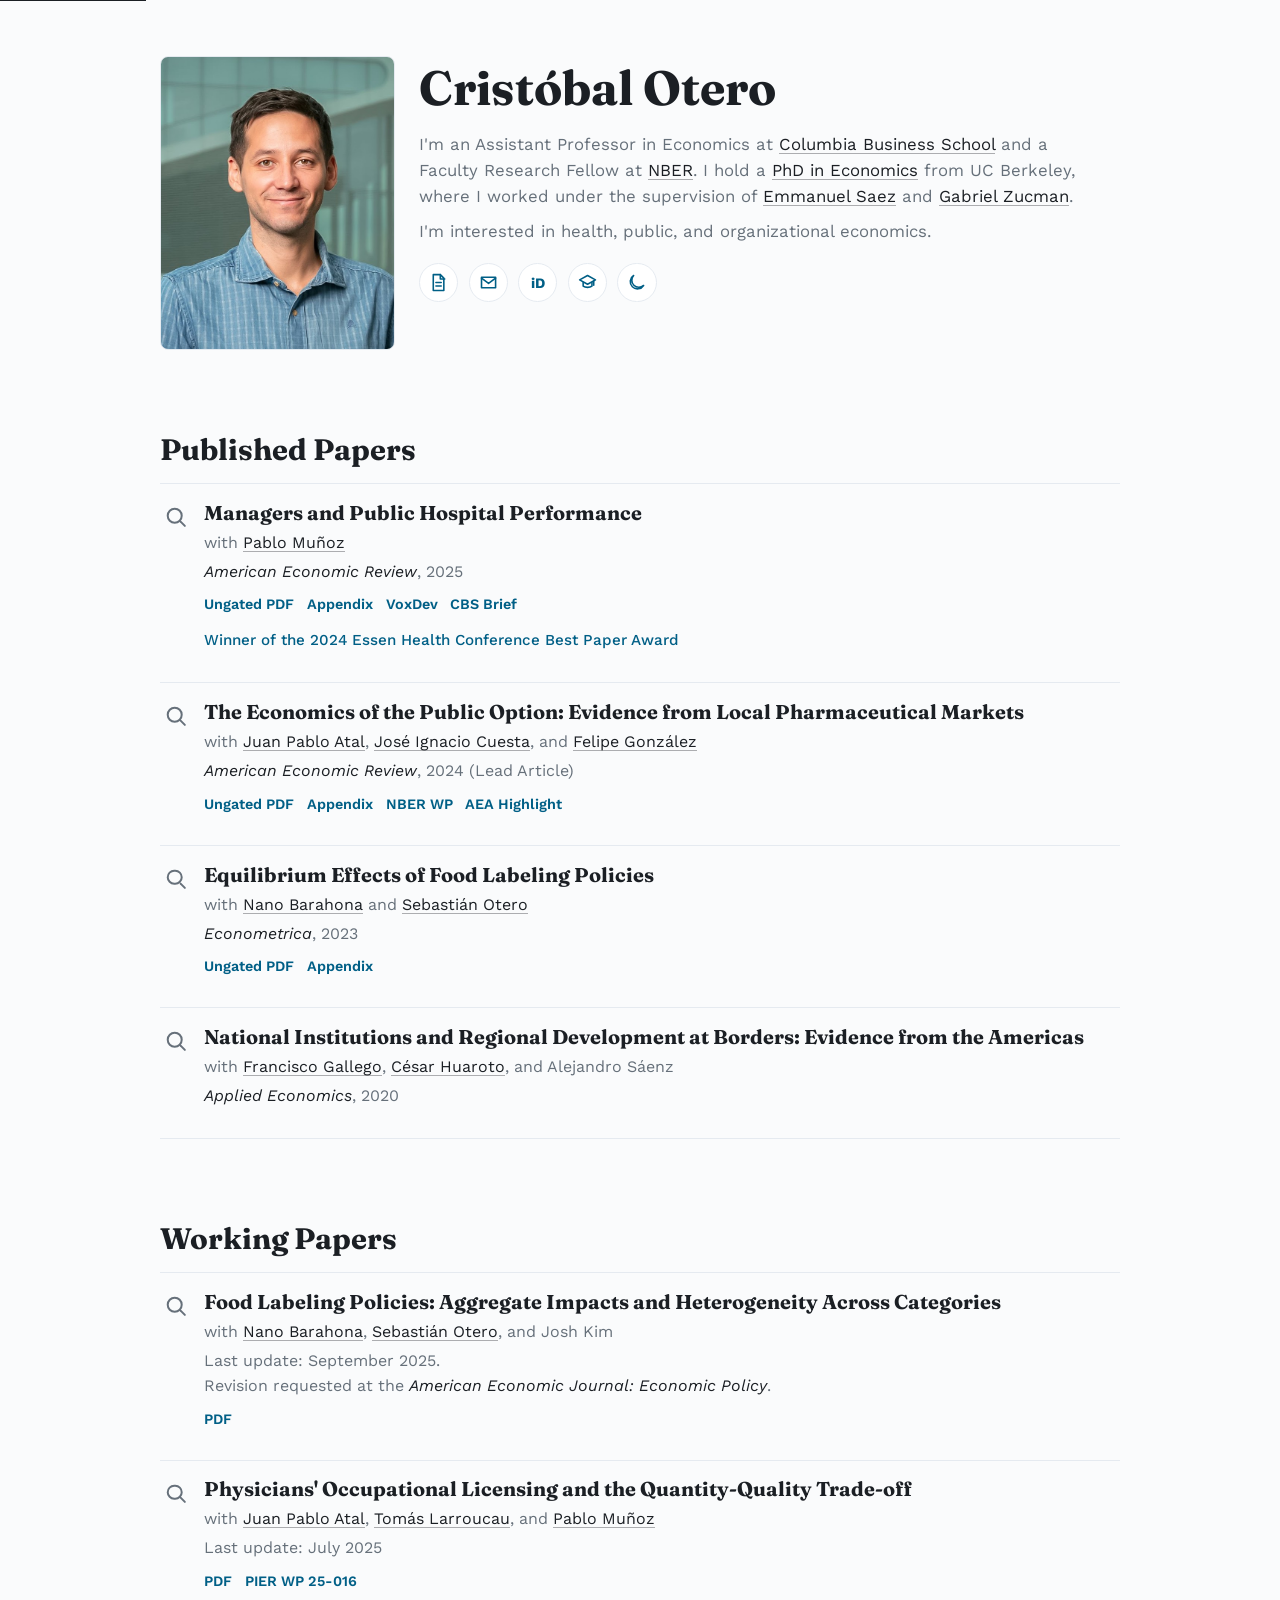
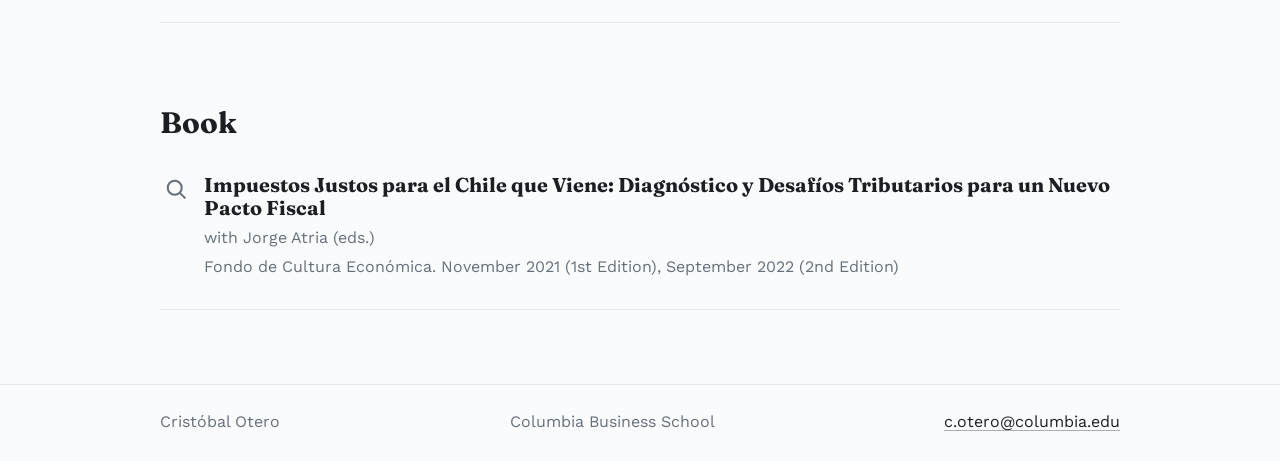
<file: index.html>
<!DOCTYPE html>
<html lang="en">
  <head>
    <meta charset="UTF-8" />
    <meta name="viewport" content="width=device-width, initial-scale=1.0" />
    <meta name="color-scheme" content="light dark" />
    <title>Cristóbal Otero | Columbia Business School</title>
    <meta
      name="description"
      content="Cristóbal Otero (Cristobal Otero), Assistant Professor in Economics at Columbia Business School and Faculty Research Fellow at NBER."
    />
    <meta name="robots" content="index, follow" />
    <link rel="canonical" href="https://www.cristobalotero.com/" />
    <meta property="og:type" content="profile" />
    <meta property="og:title" content="Cristóbal Otero | Columbia Business School" />
    <meta
      property="og:description"
      content="Assistant Professor in Economics at Columbia Business School and Faculty Research Fellow at NBER."
    />
    <meta property="og:url" content="https://www.cristobalotero.com/" />
    <meta property="og:image" content="https://www.cristobalotero.com/assets/portrait.jpg" />
    <meta name="twitter:card" content="summary" />
    <script type="application/ld+json">
      {
        "@context": "https://schema.org",
        "@type": "Person",
        "name": "Cristóbal Otero",
        "alternateName": [
          "Cristobal Otero",
          "Cristóbal Otero Ruiz-Tagle",
          "Cristobal Otero Ruiz-Tagle"
        ],
        "url": "https://www.cristobalotero.com/",
        "image": "https://www.cristobalotero.com/assets/portrait.jpg",
        "jobTitle": "Assistant Professor in Economics",
        "email": "mailto:c.otero@columbia.edu",
        "affiliation": [
          {
            "@type": "CollegeOrUniversity",
            "name": "Columbia Business School",
            "url": "https://business.columbia.edu/"
          },
          {
            "@type": "Organization",
            "name": "National Bureau of Economic Research",
            "url": "https://www.nber.org/"
          }
        ],
        "alumniOf": {
          "@type": "CollegeOrUniversity",
          "name": "University of California, Berkeley",
          "url": "https://www.berkeley.edu/"
        },
        "knowsAbout": [
          "Health economics",
          "Public economics",
          "Organizational economics"
        ],
        "sameAs": [
          "https://business.columbia.edu/faculty/people/cristobal-otero-ruiz-tagle",
          "https://www.nber.org/people/cristobal_otero",
          "https://orcid.org/0000-0002-3165-5785",
          "https://scholar.google.com/citations?user=jLrjt3YAAAAJ&hl=en"
        ]
      }
    </script>
    <link rel="preconnect" href="https://fonts.googleapis.com" />
    <link rel="preconnect" href="https://fonts.gstatic.com" crossorigin />
    <link
      href="https://fonts.googleapis.com/css2?family=Fraunces:opsz,wght@9..144,500;9..144,700&family=Work+Sans:wght@400;500;600;700&display=swap"
      rel="stylesheet"
    />
    <script>
      (function () {
        const root = document.documentElement;
        root.classList.add("js");
        try {
          const theme = localStorage.getItem("theme");
          if (theme === "light" || theme === "dark") {
            root.dataset.theme = theme;
          }
        } catch (error) {
          root.removeAttribute("data-theme");
        }
      })();
    </script>
    <link rel="stylesheet" href="styles.css?v=20260629" />
    <script defer src="script.js?v=20260629"></script>
  </head>
  <body class="page-home">
    <a class="skip-link" href="#main-content">Skip to content</a>

    <main id="main-content">
      <section class="intro section reveal" id="about">
        <div class="container intro-grid">
          <img
            class="portrait"
            src="assets/portrait.jpg"
            alt="Cristóbal Otero"
          />
          <div>
            <h1>Cristóbal Otero</h1>
            <p class="lead">
              I'm an Assistant Professor in Economics at
              <a href="https://business.columbia.edu/faculty/people/cristobal-otero-ruiz-tagle">Columbia Business School</a>
              and a Faculty Research Fellow at
              <a href="https://www.nber.org/people/cristobal_otero">NBER</a>.
              I hold a
              <a href="https://escholarship.org/uc/item/1dq013d6#main">PhD in Economics</a>
              from UC Berkeley, where I worked under the supervision of
              <a href="https://eml.berkeley.edu/~saez/">Emmanuel Saez</a> and
              <a href="https://gabriel-zucman.eu/">Gabriel Zucman</a>.
            </p>
            <p class="lead compact-lead">
              I'm interested in health, public, and organizational economics.
            </p>
            <div class="profile-links" aria-label="Profile links">
              <a href="https://cristobalotero.github.io/files/cv_cristobalotero.pdf" aria-label="CV" title="CV">
                <svg aria-hidden="true" viewBox="0 0 24 24">
                  <path d="M6 3h8l4 4v14H6z"></path>
                  <path d="M14 3v5h5"></path>
                  <path d="M9 12h6"></path>
                  <path d="M9 16h6"></path>
                </svg>
              </a>
              <a href="mailto:c.otero@columbia.edu" aria-label="Email" title="Email">
                <svg aria-hidden="true" viewBox="0 0 24 24">
                  <path d="M4 6h16v12H4z"></path>
                  <path d="m4 7 8 6 8-6"></path>
                </svg>
              </a>
              <a href="https://orcid.org/0000-0002-3165-5785" aria-label="ORCID" title="ORCID">
                <span class="orcid-mark" aria-hidden="true">iD</span>
              </a>
              <a href="https://scholar.google.com/citations?user=jLrjt3YAAAAJ&amp;hl=en" aria-label="Google Scholar" title="Google Scholar">
                <svg aria-hidden="true" viewBox="0 0 24 24">
                  <path d="M3 9l9-5 9 5-9 5z"></path>
                  <path d="M7 12v4c2.5 2 7.5 2 10 0v-4"></path>
                  <path d="M19 10v5"></path>
                </svg>
              </a>
              <button class="theme-toggle" type="button" data-theme-toggle aria-label="Switch to dark mode" aria-pressed="false" title="Switch to dark mode">
                <svg class="theme-icon theme-icon-moon" aria-hidden="true" viewBox="0 0 24 24">
                  <path d="M20 15.3A8 8 0 0 1 8.7 4 8.2 8.2 0 1 0 20 15.3z"></path>
                </svg>
                <svg class="theme-icon theme-icon-sun" aria-hidden="true" viewBox="0 0 24 24">
                  <circle cx="12" cy="12" r="4"></circle>
                  <path d="M12 2v2"></path>
                  <path d="M12 20v2"></path>
                  <path d="m4.9 4.9 1.4 1.4"></path>
                  <path d="m17.7 17.7 1.4 1.4"></path>
                  <path d="M2 12h2"></path>
                  <path d="M20 12h2"></path>
                  <path d="m4.9 19.1 1.4-1.4"></path>
                  <path d="m17.7 6.3 1.4-1.4"></path>
                </svg>
              </button>
            </div>
          </div>
        </div>
      </section>

      <section class="section reveal" id="publications">
        <div class="container">
          <div class="section-heading">
            <h2>Published Papers</h2>
          </div>

          <div class="paper-list">
            <article class="paper-entry">
              <div class="paper-main">
                <h3><a href="https://www.aeaweb.org/articles?id=10.1257/aer.20240615">Managers and Public Hospital Performance</a></h3>
                <p>with <a href="https://sites.google.com/view/pablomh">Pablo Muñoz</a></p>
                <p><em>American Economic Review</em>, 2025</p>
                <div class="paper-links">
                  <a href="https://cristobalotero.github.io/files/hospital_managers.pdf">Ungated PDF</a>
                  <a href="https://www.aeaweb.org/content/file?id=23700">Appendix</a>
                  <a href="https://voxdev.org/topic/public-economics/can-better-managers-save-lives-lessons-chiles-civil-service-reform-public">VoxDev</a>
                  <a href="https://business.columbia.edu/insights/healthcare/management-reform-hospital-saves-lives">CBS Brief</a>
                </div>
                <p class="paper-award">
                  <a href="https://www.goek.wiwi.uni-due.de/en/research/conferences/conference-2024/">Winner of the 2024 Essen Health Conference Best Paper Award</a>
                </p>
              </div>
              <details class="paper-details">
                <summary><span class="summary-label">Details for Managers and Public Hospital Performance</span></summary>
                <div class="details-body">
                  <p>
                    <strong>Abstract.</strong> We study whether the quality of managers can affect public service provision in the context of public health. Using novel data from public hospitals in Chile, we show how the introduction of a competitive recruitment system and better pay for public hospital CEOs reduced hospital mortality by 8%. The effect is not explained by a change in patient composition. We find that the policy changed the pool of CEOs by displacing doctors with no management training in favor of CEOs who had studied management. Productivity improvements were driven by hospitals that recruited higher quality CEOs.
                  </p>
                  <p><strong>Working paper.</strong> <a href="https://www.econstor.eu/handle/10419/316363">CINCH WP 2025/02</a>.</p>
                  <p>
                    <strong>Media.</strong>
                    <a href="https://digital.elmercurio.com/2023/03/05/C/GA47QFKU/light?gt=040001">El Mercurio</a>,
                    <a href="https://www.cnnchile.com/pais/estudio-alta-direccion-publica-mortalidad-hospitales_20230329/">CNN Chile</a>,
                    <a href="https://www.youtube.com/live/Aki-Yj5ppAw?si=m3i9FtTG_idIs2EM">Pivotes</a>,
                    <a href="https://nadaesgratis.es/marcos-vera/la-formacion-en-gestion-y-los-resultados-de-las-organizaciones-sanitarias">Nada es Gratis 1</a>,
                    <a href="https://www.noeseconomia.com/p/el-ceo-del-hospital">Esto No es Economía</a>.
                  </p>
                  <p>
                    <strong>Policy.</strong>
                    <a href="https://nadaesgratis.es/admin/altos-cargos-de-la-administracion-publica-eleccion-discrecional-o-seleccion-competitiva">Nada es Gratis 2</a>,
                    <a href="https://politicaspublicas.uc.cl/evento/seminario-salud-publica-propuestas-de-mejoras-en-la-administracion-hospitalaria/">Centro UC Políticas Públicas</a>,
                    <a href="https://www.youtube.com/watch?v=bwYG7Nm7WeY">video</a>.
                  </p>
                  <p>
                    <strong>Podcast.</strong>
                    <a href="https://www.thevisiblehand.uk/episodes/episode-107">The Visible Hand</a>.
                  </p>
                </div>
              </details>
            </article>

            <article class="paper-entry">
              <div class="paper-main">
                <h3><a href="https://www.aeaweb.org/articles?id=10.1257/aer.20211547">The Economics of the Public Option: Evidence from Local Pharmaceutical Markets</a></h3>
                <p>
                  with <a href="https://sites.google.com/site/juanpabloatal/">Juan Pablo Atal</a>,
                  <a href="https://sites.google.com/site/ignaciocuesta/">José Ignacio Cuesta</a>, and
                  <a href="https://fagonza4.github.io/">Felipe González</a>
                </p>
                <p><em>American Economic Review</em>, 2024 (Lead Article)</p>
                <div class="paper-links">
                  <a href="https://cristobalotero.github.io/files/fpop.pdf">Ungated PDF</a>
                  <a href="https://assets.aeaweb.org/asset-server/files/20220.pdf">Appendix</a>
                  <a href="https://www.nber.org/papers/w30779">NBER WP</a>
                  <a href="https://www.aeaweb.org/research/public-option-pharmaceutical-markets">AEA Highlight</a>
                </div>
              </div>
              <details class="paper-details">
                <summary><span class="summary-label">Details for The Economics of the Public Option</span></summary>
                <div class="details-body">
                  <p>
                    <strong>Abstract.</strong> We study the effects of competition by state-owned firms, leveraging the decentralized entry of public pharmacies to local markets in Chile. Public pharmacies sell the same drugs at a third of private pharmacy prices, because of stronger upstream bargaining and market power in the private sector, but are of lower quality. Public pharmacies induced market segmentation and price increases in the private sector, which benefited the switchers to the public option but harmed the stayers. The countrywide entry of public pharmacies would reduce yearly consumer drug expenditure by 1.5 percent.
                  </p>
                  <p><strong>Appendix.</strong> <a href="https://data.nber.org/data-appendix/w30779/acgo_public_pharmacies_appendix.pdf">NBER Appendix</a>.</p>
                  <p>
                    <strong>Media.</strong>
                    <a href="https://www.pauta.cl/economia/farmacias-populares-medicamentos-laboratorios-municipalidades">Pauta</a>,
                    <a href="https://www.theclinic.cl/2021/04/28/economista-de-la-u-de-california-en-berkeley-explica-el-efecto-que-tuvieron-las-farmacias-populares-en-el-mercado/">The Clinic</a>,
                    <a href="https://sonarfm.cl/actualidad/como-funcionan-las-farmacias-populares-analisis-diego-pardow-29-04-2021">Sonar FM</a>,
                    <a href="https://www.lun.com/Pages/NewsDetail.aspx?dt=2021-05-10&PaginaId=26&BodyId=0">Las Ultimas Noticias</a>,
                    <a href="https://youtu.be/lbE2P5azojI?t=1961">Chilevision Noticias 1</a>,
                    <a href="https://www.litoralpress.cl/sitio/RadioTV_Detalles.cshtml?LPKey=FXXCQT4YFDO5SBGG6Z747WPNVMF35GY6YHZKQAR4YLOVRTICXIDA">Chilevision Noticias 2</a>,
                    <a href="https://www.cnnchile.com/lodijeronencnn/cristobal-otero-farmacias-populares-demuestran-pueden-bajar-precios-buena-politica-publica_20210512/">CNN Chile</a>,
                    <a href="https://open.spotify.com/episode/1dhbTIw8EePbkSUTG782Li?si=1duN9RQISba9ut4417TJdQ">LAPDE Podcast</a>,
                    <a href="https://pressreader.df.cl/article/281496460156728">Diario Financiero 1</a>,
                    <a href="https://www.youtube.com/watch?v=TsgCz63rz2k">Diario Financiero 2</a>.
                  </p>
                  <p>
                    <strong>Policy.</strong>
                    <a href="https://centrocompetencia.com/irrupcion-de-farmacias-populares-en-chile-competencia/">Centro de Competencia UAI</a>,
                    <a href="https://nadaesgratis.es/admin/la-economia-de-la-opcion-publica-y-el-impacto-de-las-farmacias-populares-en-chile">Nada es Gratis</a>,
                    <a href="https://business.columbia.edu/research-brief/healthcare-chile-pharmacies-public-option">Columbia Business School</a>,
                    <a href="https://twitter.com/cristobalotero/status/1386526338190696455?s=20">Twitter thread</a>.
                  </p>
                </div>
              </details>
            </article>

            <article class="paper-entry">
              <div class="paper-main">
                <h3><a href="https://www.econometricsociety.org/publications/econometrica/browse/2023/05/01/Equilibrium-Effects-of-Food-Labeling-Policies">Equilibrium Effects of Food Labeling Policies</a></h3>
                <p>
                  with <a href="https://hbaraho.github.io/">Nano Barahona</a> and
                  <a href="https://sebotero.github.io/">Sebastián Otero</a>
                </p>
                <p><em>Econometrica</em>, 2023</p>
                <div class="paper-links">
                  <a href="https://cristobalotero.github.io/files/ECTA_labels.pdf">Ungated PDF</a>
                  <a href="https://cristobalotero.github.io/files/ECTA_labels_app.pdf">Appendix</a>
                </div>
              </div>
              <details class="paper-details">
                <summary><span class="summary-label">Details for Equilibrium Effects of Food Labeling Policies</span></summary>
                <div class="details-body">
                  <p>
                    <strong>Abstract.</strong> We study a regulation in Chile that mandates warning labels on products whose sugar or caloric concentration exceeds certain thresholds. We show that consumers substitute from labeled to unlabeled products--a pattern mostly driven by products that consumers mistakenly believe to be healthy. On the supply side, we find substantial reformulation of products and bunching at the thresholds. We develop and estimate an equilibrium model of demand for food and firms' pricing and nutritional choices. We find that food labels increase consumer welfare by 1.8% of total expenditure, and that these effects are enhanced by firms' responses. We then use the model to study alternative policy designs. Under optimal policy thresholds, food labels and sugar taxes generate similar gains in consumer welfare, but food labels benefit the poor relatively more.
                  </p>
                  <p>
                    <strong>Media.</strong>
                    <a href="https://www.elpais.com.uy/economia-y-mercado/efectos-etiquetado-alimentos.html">El Pais</a>,
                    <a href="https://www.pauta.cl/economia/ley-etiquetado-llevo-a-cambios-en-productos-con-azucar-y-calorias">Pauta</a>,
                    <a href="https://www.radiousach.cl/noticias/lo-mas-reciente/nano-barahona-la-gente-toma-decisiones-de-compra-hacia-productos-sin">Radio Usach</a>,
                    <a href="https://www.chvnoticias.cl/nacional/ley-etiquetados-estudio-positivo-analisis_20210507/">Chilevision</a>,
                    <a href="https://web.archive.org/web/20221210083401/https://www.americaeconomia.com/negocios-industrias-multilatinas/la-peruana-de-consumo-masivo-alicorp-se-lanza-la-caza-de-startups">America Economía</a>,
                    <a href="https://www.latercera.com/pulso-pm/noticia/el-economista-chileno-que-hace-historia-en-eeuu/3AA2PKBJONA6JD2P6S3WEPIHZQ/">La Tercera</a>,
                    <a href="https://www.cnnchile.com/lodijeronencnn/nano-barahona-efectos-ley-etiquetados_20210520/">CNN Chile</a>,
                    <a href="https://www.bbc.co.uk/sounds/play/w3ct1nvf">BBC Sounds</a>,
                    <a href="https://diarioconvos.com/2021/10/10/nano-barahona-doctor-en-economia-de-stanford-la-ley-de-etiquetado-disminuyo-un-9-la-compra-de-calorias-en-chile/">DiarioConVos</a>,
                    <a href="https://www.cadena3.com/noticia/una-manana-para-todos/etiquetado-frontal-un-estudio-demuestra-su-impacto-positivo_308818">Cadena 3</a>,
                    <a href="https://www.youtube.com/watch?v=Eh9O7PaeuMc">Canal de la Ciudad</a>,
                    <a href="https://delsol.uy/notoquennada/informes/que-cambio-y-que-no-el-etiquetado-de-alimentos-en-chile">DelSol</a>,
                    <a href="https://www.infobae.com/salud/2021/08/14/los-sellos-de-advertencias-en-envases-mejoran-los-habitos-de-compra-de-alimentos-segun-estudios-regionales/">Infobae</a>,
                    <a href="https://noteconomics.substack.com/p/exceso-en-grasas-exceso-en-calorias">Esto No es Economia</a>,
                    <a href="https://www.youtube.com/live/zMoJ9WCAbcQ?feature=share">Pivotes</a>,
                    <a href="https://centrocompetencia.com/informacion-para-consumidor-y-competencia-como-se-relacionan/">Centro Competencia</a>,
                    <a href="https://www.lanacion.com.ar/sociedad/octogonos-negros-como-leer-el-etiquetado-frontal-de-los-productos-y-por-que-divide-a-expertos-en-nid10052023/">La Nacion</a>.
                  </p>
                  <p>
                    <strong>Policy.</strong>
                    <a href="https://www.ciperchile.cl/2021/05/24/ley-de-etiquetado-evaluando-sus-efectos-en-consumidores-y-empresas-de-alimentos/">Ciper Chile</a>,
                    <a href="https://nadaesgratis.es/admin/existen-politicas-efectivas-para-combatir-la-obesidad">Nada es Gratis</a>,
                    <a href="https://politicaspublicas.uc.cl/seminario/seminario-virtual-efectos-de-la-ley-de-etiquetado-a-5-anos-de-su-implementacion/">Centro UC Políticas Públicas</a>,
                    <a href="https://www.youtube.com/watch?v=HWHGwxJwvP4">econimate</a>,
                    <a href="https://twitter.com/NanoBarahona/status/1389732418743984129?s=20">Twitter thread</a>.
                  </p>
                </div>
              </details>
            </article>

            <article class="paper-entry">
              <div class="paper-main">
                <h3><a href="https://www.tandfonline.com/eprint/6CFBYRDD32JT6D5BBJD3/full?target=10.1080/00036846.2020.1804048">National Institutions and Regional Development at Borders: Evidence from the Americas</a></h3>
                <p>
                  with <a href="https://sites.google.com/view/franciscoagallego">Francisco Gallego</a>,
                  <a href="https://sites.google.com/view/huaroto-cesar/inicio">César Huaroto</a>, and Alejandro Sáenz
                </p>
                <p><em>Applied Economics</em>, 2020</p>
              </div>
              <details class="paper-details">
                <summary><span class="summary-label">Details for National Institutions and Regional Development at Borders</span></summary>
                <div class="details-body">
                  <p>
                    <strong>Abstract.</strong> This paper explores how discontinuities created by national borders can influence development across the Americas. We exploit the discontinuous nature of borders jointly with exogenous variation at the national level to identify discontinuous effects on proxies for economic development at the regional and pixel levels. We separate the effects of national institutions from local historical conditions. Our analysis yields three main findings. First, we find important discontinuities in development across national borders for the Americas. Second, we also show that they are, for the most part, caused by institutional differences at the national level and not for differences at the regional level in geography, climate, endowments, and pre-colonization conditions. Third, we also present evidence that differences in national institutions affect human capital at the regional level.
                  </p>
                </div>
              </details>
            </article>
          </div>
        </div>
      </section>

      <section class="section reveal" id="working-papers">
        <div class="container">
          <div class="section-heading">
            <h2>Working Papers</h2>
          </div>

          <div class="paper-list">
            <article class="paper-entry">
              <div class="paper-main">
                <h3><a href="https://cristobalotero.github.io/files/foodlabels_policy.pdf">Food Labeling Policies: Aggregate Impacts and Heterogeneity Across Categories</a></h3>
                <p>
                  with <a href="https://hbaraho.github.io/">Nano Barahona</a>,
                  <a href="https://sebotero.github.io/">Sebastián Otero</a>, and Josh Kim
                </p>
                <p>
                  Last update: September 2025.<br />
                  Revision requested at the <em>American Economic Journal: Economic Policy</em>.
                </p>
                <div class="paper-links">
                  <a href="https://cristobalotero.github.io/files/foodlabels_policy.pdf">PDF</a>
                </div>
              </div>
              <details class="paper-details">
                <summary><span class="summary-label">Details for Food Labeling Policies</span></summary>
                <div class="details-body">
                  <p>
                    <strong>Abstract.</strong> We study the aggregate and heterogeneous effects of a front-of-package labeling policy implemented in Chile. We find that consumers reduced their sugar and caloric intake by 9% and 6%, respectively. On the demand side, labels prompt consumers to substitute within categories rather than switching between categories. Within-category responses are more pronounced when labels provide new information. On the supply side, we observe bunching at regulatory thresholds, with substantial heterogeneity across categories, consistent with differing costs of product reformulation. We conclude that considering policy-response heterogeneity is key for effective policy design.
                  </p>
                  <p>
                    <strong>Media.</strong>
                    <a href="https://digital.elmercurio.com/2023/02/26/C/2A47QAOS/light?gt=040001">El Mercurio</a>,
                    <a href="https://www.cooperativa.cl/noticias/pais/consumidores/ley-de-etiquetado-de-alimentos-compra-de-azucares-bajo-en-un-9-y-de/2023-02-26/114123.html">Radio Cooperativa</a>,
                    <a href="https://matrix.berkeley.edu/research-article/do-food-labels-work-a-visual-interview-with-nano-barahona/">Social Science Matrix</a>.
                  </p>
                  <p>
                    <strong>Policy.</strong>
                    <a href="https://www.econ.berkeley.edu/content/design-food-labeling-policies">Berkeley Econ</a>,
                    <a href="https://centrocompetencia.com/efectos-ley-etiquetados-demanda-oferta-productos/">Centro Competencia CeCo</a>.
                  </p>
                </div>
              </details>
            </article>

            <article class="paper-entry">
              <div class="paper-main">
                <h3><a href="https://cristobalotero.github.io/files/physicians.pdf">Physicians' Occupational Licensing and the Quantity-Quality Trade-off</a></h3>
                <p>
                  with <a href="https://sites.google.com/site/juanpabloatal/">Juan Pablo Atal</a>,
                  <a href="https://tlarroucau.github.io/">Tomás Larroucau</a>, and
                  <a href="https://sites.google.com/view/pablomh">Pablo Muñoz</a>
                </p>
                <p>Last update: July 2025</p>
                <div class="paper-links">
                  <a href="https://cristobalotero.github.io/files/physicians.pdf">PDF</a>
                  <a href="https://economics.sas.upenn.edu/pier/working-paper/2025/physicians-occupational-licensing-and-quantity-quality-trade">PIER WP 25-016</a>
                </div>
              </div>
              <details class="paper-details">
                <summary><span class="summary-label">Details for Physicians' Occupational Licensing and the Quantity-Quality Trade-off</span></summary>
                <div class="details-body">
                  <p>
                    <strong>Abstract.</strong> Occupational licensing is a widespread quality regulation that increases the quality of labor but reduces its quantity. We provide a framework to empirically quantify this trade-off and apply it to physician licensing, where both quality and access to care are critical concerns. Using quasi-exogenous variation driven mostly by a recent and unprecedented migration of physicians to Chile, we show that more physicians improve access and patient outcomes in tertiary care, including mortality. We also find that lower quality--as measured by physician performance on the licensing exam--worsens patient outcomes. Building on these findings, we evaluate the implications of locally changing the stringency of the current licensing policy.
                  </p>
                  <p>
                    <strong>Policy.</strong>
                    <a href="https://politicaspublicas.uc.cl/evento/mas-o-mejores-el-desafio-de-la-acreditacion-de-medicos-en-chile/">Centro UC Políticas Públicas</a>.
                  </p>
                </div>
              </details>
            </article>
          </div>
        </div>
      </section>

      <section class="section reveal" id="book">
        <div class="container">
          <div class="section-heading">
            <h2>Book</h2>
          </div>
          <article class="paper-entry">
            <div class="paper-main">
              <h3>
                <a href="https://fondodeculturaeconomica.cl/products/impuestos-justos-para-el-chile-que-viene">
                  Impuestos Justos para el Chile que Viene: Diagnóstico y Desafíos Tributarios para un Nuevo Pacto Fiscal
                </a>
              </h3>
              <p>with Jorge Atria (eds.)</p>
              <p>Fondo de Cultura Económica. November 2021 (1st Edition), September 2022 (2nd Edition)</p>
            </div>
            <details class="paper-details">
              <summary><span class="summary-label">Details for Impuestos Justos para el Chile que Viene</span></summary>
              <div class="details-body">
                <p>
                  <strong>Thomas Piketty.</strong> This is a fascinating book on inequality and taxation in Chile. This collective volume brings the best experts and a refreshing perspective on this central issue. Chile is one of the most unequal countries in the world, partly due to its unfair tax system and the legacy of the Pinochet regime. At a time when the country is rethinking its basic law and social contract, this is a very timely book and a must-read for all citizens of the world.
                </p>
                <p>
                  <strong>Gabriel Zucman.</strong> Taxation is one of the most important political -- and even philosophical -- issues we face as citizens. This groundbreaking book is a treasure trove of information on taxation and inequality in Chile, a rigorous analysis of the changes in taxation that have taken place over the last century, and a vital contribution to the public debate that will resonate for many years in Chile and in Latin America.
                </p>
              </div>
            </details>
          </article>
        </div>
      </section>

    </main>

    <footer class="site-footer">
      <div class="container footer-grid">
        <p>Cristóbal Otero</p>
        <p>Columbia Business School</p>
        <a href="mailto:c.otero@columbia.edu">c.otero@columbia.edu</a>
      </div>
    </footer>
  </body>
</html>
</file>
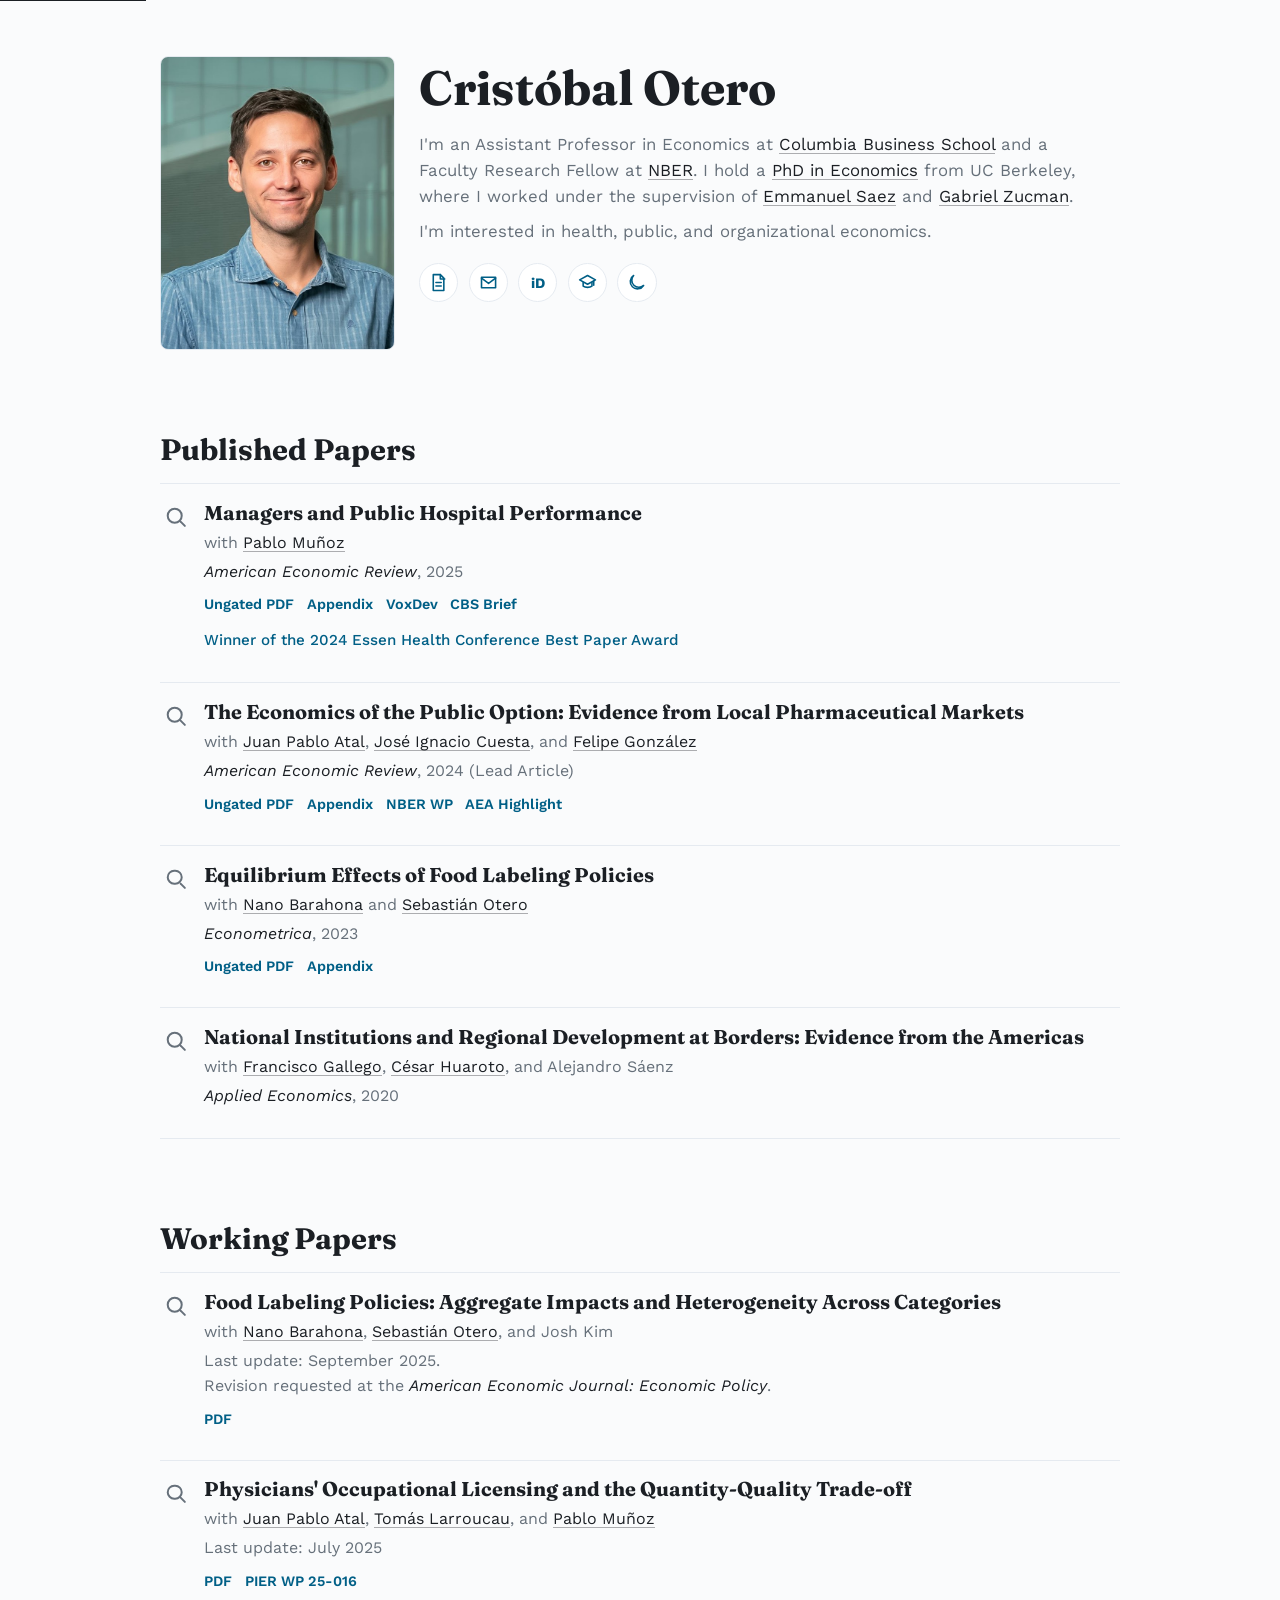
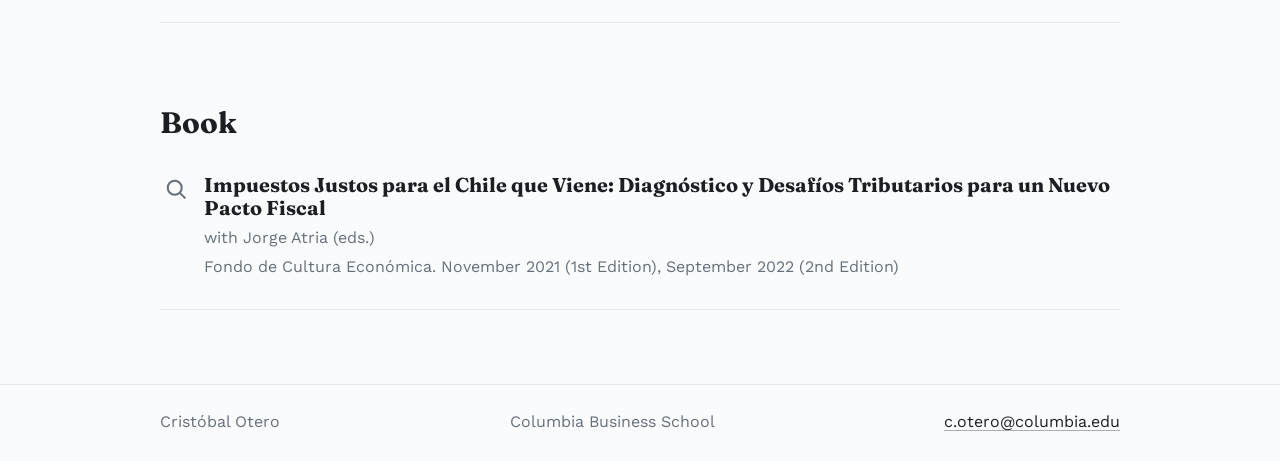
<file: contact.html>
<!DOCTYPE html>
<html lang="en">
  <head>
    <meta charset="UTF-8" />
    <meta name="viewport" content="width=device-width, initial-scale=1.0" />
    <meta name="robots" content="noindex, follow" />
    <meta http-equiv="refresh" content="0; url=index.html" />
    <link rel="canonical" href="https://www.cristobalotero.com/" />
    <title>Redirecting | Cristóbal Otero</title>
    <script>window.location.replace("index.html");</script>
  </head>
  <body>
    <p>This page has moved to <a href="index.html">Cristóbal Otero</a>.</p>
  </body>
</html>
</file>
<file: styles.css>
:root {
  --bg: #fafbfc;
  --bg-soft: #eef1f4;
  --surface: #ffffff;
  --surface-strong: #fff;
  --ink: #1b1f24;
  --ink-muted: #66707a;
  --line: #e5eaf0;
  --accent: #005f86;
  --accent-soft: #e6f3fa;
  --accent-underline: rgba(0, 95, 134, 0.35);
  --accent-underline-strong: rgba(0, 95, 134, 0.45);
  --brand: #009bdb;
  --ink-underline: rgba(27, 31, 36, 0.35);
  --on-ink: #fff;
  --radius: 12px;
  --shadow: 0 6px 18px rgba(24, 35, 46, 0.06);
  color-scheme: light;
}

:root[data-theme="dark"] {
  --bg: #0d1319;
  --bg-soft: #17212a;
  --surface: #121a22;
  --surface-strong: #151f28;
  --ink: #f1f5f8;
  --ink-muted: #b0bcc8;
  --line: #293642;
  --accent: #78cdec;
  --accent-soft: rgba(120, 205, 236, 0.14);
  --accent-underline: rgba(120, 205, 236, 0.45);
  --accent-underline-strong: rgba(120, 205, 236, 0.6);
  --brand: #98dff6;
  --ink-underline: rgba(241, 245, 248, 0.38);
  --on-ink: #0d1319;
  --shadow: 0 10px 28px rgba(0, 0, 0, 0.28);
  color-scheme: dark;
}

@media (prefers-color-scheme: dark) {
  :root:not([data-theme="light"]) {
    --bg: #0d1319;
    --bg-soft: #17212a;
    --surface: #121a22;
    --surface-strong: #151f28;
    --ink: #f1f5f8;
    --ink-muted: #b0bcc8;
    --line: #293642;
    --accent: #78cdec;
    --accent-soft: rgba(120, 205, 236, 0.14);
    --accent-underline: rgba(120, 205, 236, 0.45);
    --accent-underline-strong: rgba(120, 205, 236, 0.6);
    --brand: #98dff6;
    --ink-underline: rgba(241, 245, 248, 0.38);
    --on-ink: #0d1319;
    --shadow: 0 10px 28px rgba(0, 0, 0, 0.28);
    color-scheme: dark;
  }
}

* {
  box-sizing: border-box;
}

html,
body {
  margin: 0;
  padding: 0;
}

body {
  background: var(--bg);
  color: var(--ink);
  font-family: "Work Sans", "Trebuchet MS", sans-serif;
  line-height: 1.55;
  min-height: 100vh;
  position: relative;
}

h1,
h2,
h3 {
  font-family: "Fraunces", Georgia, serif;
  line-height: 1.15;
  margin: 0;
}

h1 {
  font-size: 3rem;
  margin-top: 0.25rem;
}

h2 {
  font-size: 1.85rem;
}

a {
  color: var(--ink);
  text-decoration-color: var(--ink-underline);
  text-decoration-thickness: 0.06em;
  text-underline-offset: 0.18em;
}

a:hover,
a:focus-visible {
  text-decoration-color: currentColor;
}

p {
  margin: 0;
}

ul {
  margin: 0;
  padding-left: 1.1rem;
}

.container {
  margin: 0 auto;
  max-width: 1000px;
  padding: 0 1.25rem;
}

.page-glow {
  display: none;
}

.skip-link {
  background: var(--ink);
  color: var(--on-ink);
  left: 0;
  padding: 0.5rem 0.75rem;
  position: absolute;
  top: -40px;
}

.skip-link:focus {
  top: 0;
}

.site-header {
  backdrop-filter: blur(8px);
  background: var(--surface-strong);
  border-bottom: 1px solid var(--line);
  position: sticky;
  top: 0;
  z-index: 10;
}

.nav-wrap {
  align-items: center;
  display: flex;
  gap: 1rem;
  justify-content: space-between;
  min-height: 76px;
}

.brand {
  font-family: "Fraunces", Georgia, serif;
  font-size: 1.35rem;
  font-weight: 700;
  text-decoration: none;
  white-space: nowrap;
}

.site-nav {
  display: flex;
  flex-wrap: wrap;
  gap: 0.25rem;
  justify-content: center;
}

.site-nav a {
  border-radius: 999px;
  font-size: 0.96rem;
  padding: 0.35rem 0.7rem;
  text-decoration: none;
}

.site-nav a.active,
.site-nav a:hover,
.site-nav a:focus-visible {
  background: var(--accent-soft);
  outline: none;
}

.section {
  padding: 2.6rem 0;
}

.hero,
.intro {
  padding-top: 3.5rem;
}

.hero-grid,
.intro-grid {
  align-items: start;
  display: grid;
  gap: 1.5rem;
  grid-template-columns: 1.3fr 0.9fr;
}

.intro-grid {
  grid-template-columns: 235px minmax(0, 1fr);
}

.portrait {
  aspect-ratio: 4 / 5;
  background: var(--bg-soft);
  border: 1px solid var(--line);
  border-radius: 8px;
  display: block;
  object-fit: cover;
  width: 100%;
}

.eyebrow {
  color: var(--brand);
  font-size: 0.84rem;
  font-weight: 700;
  letter-spacing: 0;
  margin-bottom: 0.7rem;
  text-transform: uppercase;
}

.lead {
  color: var(--ink-muted);
  font-size: 1.05rem;
  margin-top: 1rem;
  max-width: 68ch;
}

.lead a {
  color: var(--ink);
  text-decoration-color: var(--ink-underline);
}

.compact-lead {
  margin-top: 0.55rem;
}

.profile-links {
  display: flex;
  flex-wrap: wrap;
  gap: 0.65rem;
  margin-top: 1.2rem;
}

.profile-links a,
.theme-toggle {
  align-items: center;
  background: var(--surface-strong);
  border: 1px solid var(--line);
  border-radius: 999px;
  color: var(--accent);
  display: inline-flex;
  flex: 0 0 auto;
  height: 2.45rem;
  justify-content: center;
  text-decoration: none;
  transition: background 160ms ease, border-color 160ms ease, color 160ms ease, transform 160ms ease;
  width: 2.45rem;
}

.theme-toggle {
  cursor: pointer;
  font: inherit;
  padding: 0;
}

.profile-links a:hover,
.profile-links a:focus-visible,
.theme-toggle:hover,
.theme-toggle:focus-visible {
  background: var(--accent-soft);
  border-color: var(--accent-soft);
  color: var(--accent);
  outline: none;
  transform: translateY(-1px);
}

.profile-links svg,
.theme-toggle svg {
  fill: none;
  height: 1.32rem;
  stroke: currentColor;
  stroke-linecap: round;
  stroke-linejoin: round;
  stroke-width: 1.8;
  width: 1.32rem;
}

.theme-icon-sun,
.theme-toggle.is-dark .theme-icon-moon {
  display: none;
}

.theme-toggle.is-dark .theme-icon-sun {
  display: block;
}

.orcid-mark {
  color: currentColor;
  font-size: 0.9rem;
  font-weight: 700;
  letter-spacing: -0.05em;
}

.hero-card,
.panel,
.paper-card,
.paper-item {
  background: var(--surface-strong);
  border: 1px solid var(--line);
  border-radius: var(--radius);
}

.hero-card {
  box-shadow: var(--shadow);
  padding: 1.2rem;
}

.panel {
  box-shadow: var(--shadow);
  padding: 1.2rem;
}

.hero-card ul {
  margin-top: 0.8rem;
}

.hero-card li + li {
  margin-top: 0.45rem;
}

.button-row {
  display: flex;
  flex-wrap: wrap;
  gap: 0.8rem;
  margin-top: 1.35rem;
}

.button {
  background: var(--accent);
  border: 1px solid var(--accent);
  border-radius: 999px;
  color: var(--surface);
  display: inline-flex;
  font-weight: 600;
  padding: 0.62rem 1rem;
  text-decoration: none;
  transition: transform 160ms ease, box-shadow 160ms ease;
}

.button:hover,
.button:focus-visible {
  box-shadow: 0 8px 16px rgba(0, 95, 134, 0.22);
  transform: translateY(-1px);
}

.button-sm {
  font-size: 0.88rem;
  padding: 0.45rem 0.85rem;
  white-space: nowrap;
}

.button-ghost {
  background: transparent;
  color: var(--ink);
  border-color: var(--line);
}

.section-heading {
  align-items: baseline;
  display: flex;
  gap: 1rem;
  justify-content: space-between;
  margin-bottom: 1rem;
}

.card-grid {
  display: grid;
  gap: 1.1rem;
  grid-template-columns: repeat(2, minmax(0, 1fr));
}

.paper-card,
.paper-item {
  background: var(--surface-strong);
  box-shadow: none;
  padding: 1.1rem 1.2rem;
}

.paper-card h3,
.paper-item h3 {
  margin: 0.45rem 0 0.55rem;
}

.paper-item h3 a {
  text-decoration-color: var(--accent-soft);
}

.meta {
  color: var(--ink-muted);
  font-size: 0.9rem;
}

.paper-links {
  align-items: center;
  color: var(--ink-muted);
  display: flex;
  flex-wrap: wrap;
  font-size: 0.9rem;
  gap: 0.45rem 0.8rem;
  margin-top: 0.55rem;
}

.paper-links a {
  color: var(--accent);
  font-weight: 600;
  text-decoration: none;
}

.paper-links a:hover,
.paper-links a:focus-visible {
  text-decoration: underline;
  text-decoration-color: var(--accent-underline-strong);
}

.paper-award {
  color: var(--accent);
  font-size: 0.95rem;
  font-style: normal;
  margin-top: 0.85rem;
}

.paper-award a {
  color: inherit;
  font-weight: 500;
  text-decoration: none;
}

.paper-award a:hover,
.paper-award a:focus-visible {
  text-decoration: underline;
  text-decoration-color: var(--accent-underline);
}

.paper-list {
  border-top: 1px solid var(--line);
}

.paper-entry {
  background: transparent;
  border: 0;
  border-bottom: 1px solid var(--line);
  border-radius: 0;
  padding: 1.05rem 0 1.05rem 2.75rem;
  position: relative;
}

.paper-main h3 {
  font-family: "Fraunces", Georgia, serif;
  font-size: 1.25rem;
  margin-bottom: 0.45rem;
}

.paper-main h3 a {
  color: var(--ink);
  text-decoration: none;
}

.paper-main h3 a:hover,
.paper-main h3 a:focus-visible {
  text-decoration: underline;
  text-decoration-color: var(--accent-underline);
}

.paper-main p:not(.paper-award) {
  color: var(--ink-muted);
}

.paper-main p:not(.paper-award) a,
.paper-main p:not(.paper-award) em {
  color: var(--ink);
}

.paper-main p + p {
  margin-top: 0.25rem;
}

.paper-details {
  margin-top: 0.8rem;
}

.paper-details summary {
  align-items: center;
  border: 1px solid transparent;
  border-radius: 999px;
  color: var(--ink-muted);
  cursor: pointer;
  display: flex;
  height: 2rem;
  justify-content: center;
  list-style: none;
  position: absolute;
  left: 0;
  top: 1.05rem;
  transition: background 160ms ease, border-color 160ms ease, color 160ms ease;
  width: 2rem;
}

.paper-details summary::-webkit-details-marker {
  display: none;
}

.paper-details summary::before {
  border: 2px solid currentColor;
  border-radius: 999px;
  content: "";
  display: block;
  height: 0.72rem;
  transform: translate(-0.08rem, -0.08rem);
  width: 0.72rem;
}

.paper-details summary::after {
  background: currentColor;
  border-radius: 999px;
  content: "";
  display: block;
  height: 2px;
  position: absolute;
  transform: translate(0.42rem, 0.42rem) rotate(45deg);
  width: 0.5rem;
}

.paper-details summary:hover,
.paper-details summary:focus-visible,
.paper-details[open] summary {
  background: var(--accent-soft);
  border-color: var(--accent-soft);
  color: var(--accent);
  outline: none;
}

.summary-label {
  border: 0;
  clip: rect(0 0 0 0);
  clip-path: inset(50%);
  height: 1px;
  margin: -1px;
  overflow: hidden;
  padding: 0;
  position: absolute;
  white-space: nowrap;
  width: 1px;
}

.details-body {
  background: var(--surface);
  border-left: 2px solid var(--accent-soft);
  color: var(--ink-muted);
  margin-top: 0.65rem;
  padding: 0.15rem 0 0.15rem 1rem;
}

.details-body p + p {
  margin-top: 0.55rem;
}

.details-body a {
  color: var(--accent);
  font-weight: 400;
  text-decoration-color: var(--accent-underline);
}

.details-body a:hover,
.details-body a:focus-visible {
  text-decoration-color: currentColor;
}

.details-body strong {
  color: var(--ink);
  font-weight: 400;
}

.section-note {
  margin-top: 0;
}

.link-row {
  display: flex;
  flex-wrap: wrap;
  gap: 0.85rem;
  margin-top: 0.75rem;
}

.link-row a,
.text-link {
  color: var(--accent);
  font-weight: 600;
}

.split-grid {
  display: grid;
  gap: 1.2rem;
  grid-template-columns: repeat(2, minmax(0, 1fr));
}

.timeline {
  list-style: none;
  margin-top: 0.8rem;
  padding-left: 0;
}

.timeline li {
  border-left: 2px solid var(--accent-soft);
  margin-bottom: 0.85rem;
  padding-left: 0.75rem;
}

.timeline span {
  color: var(--ink-muted);
  font-size: 0.85rem;
  font-weight: 600;
}

.filter-row {
  display: flex;
  flex-wrap: wrap;
  gap: 0.6rem;
  margin: 1.5rem 0 1rem;
}

.filter-row a {
  background: var(--surface-strong);
  border: 1px solid var(--line);
  border-radius: 999px;
  padding: 0.32rem 0.65rem;
  text-decoration: none;
}

.filter-row a:hover,
.filter-row a:focus-visible {
  border-color: var(--accent);
  color: var(--accent);
  outline: none;
}

.research-block {
  margin-top: 1.9rem;
}

.research-block h2 {
  margin-bottom: 0.75rem;
}

.research-block .paper-item + .paper-item {
  margin-top: 1rem;
}

.stack-list {
  padding-left: 1.1rem;
}

.stack-list li + li {
  margin-top: 0.55rem;
}

.stack-list a {
  text-decoration-color: var(--accent-soft);
}

.quote-card {
  background: var(--surface);
  border-left: 3px solid var(--accent-soft);
  border-radius: 8px;
  margin-top: 0.8rem;
  padding: 0.7rem 0.85rem;
}

.compact-item p {
  margin-top: 0.3rem;
}

.site-footer {
  border-top: 1px solid var(--line);
  color: var(--ink-muted);
  margin-top: 2rem;
  padding: 1.6rem 0;
}

.site-footer a {
  color: var(--ink);
  text-decoration-color: var(--ink-underline);
}

.footer-grid {
  display: flex;
  flex-wrap: wrap;
  gap: 0.8rem 1.2rem;
  justify-content: space-between;
}

.js .reveal {
  opacity: 0;
  transform: translateY(14px);
}

.js .reveal.in {
  animation: riseIn 550ms ease-out forwards;
}

@keyframes riseIn {
  to {
    opacity: 1;
    transform: translateY(0);
  }
}

@media (max-width: 980px) {
  .nav-wrap {
    align-items: flex-start;
    flex-direction: column;
    padding: 0.8rem 1.25rem;
  }

  .button-sm {
    align-self: flex-start;
  }

  .hero-grid,
  .intro-grid,
  .split-grid,
  .card-grid {
    grid-template-columns: 1fr;
  }

  h1 {
    font-size: 2.35rem;
  }

  h2 {
    font-size: 1.55rem;
  }

  .hero {
    padding-top: 3.5rem;
  }

  .portrait {
    max-width: 200px;
  }
}

@media (prefers-reduced-motion: reduce) {
  .js .reveal {
    opacity: 1;
    transform: none;
  }

  .js .reveal.in {
    animation: none;
  }

  .button {
    transition: none;
  }
}
</file>
